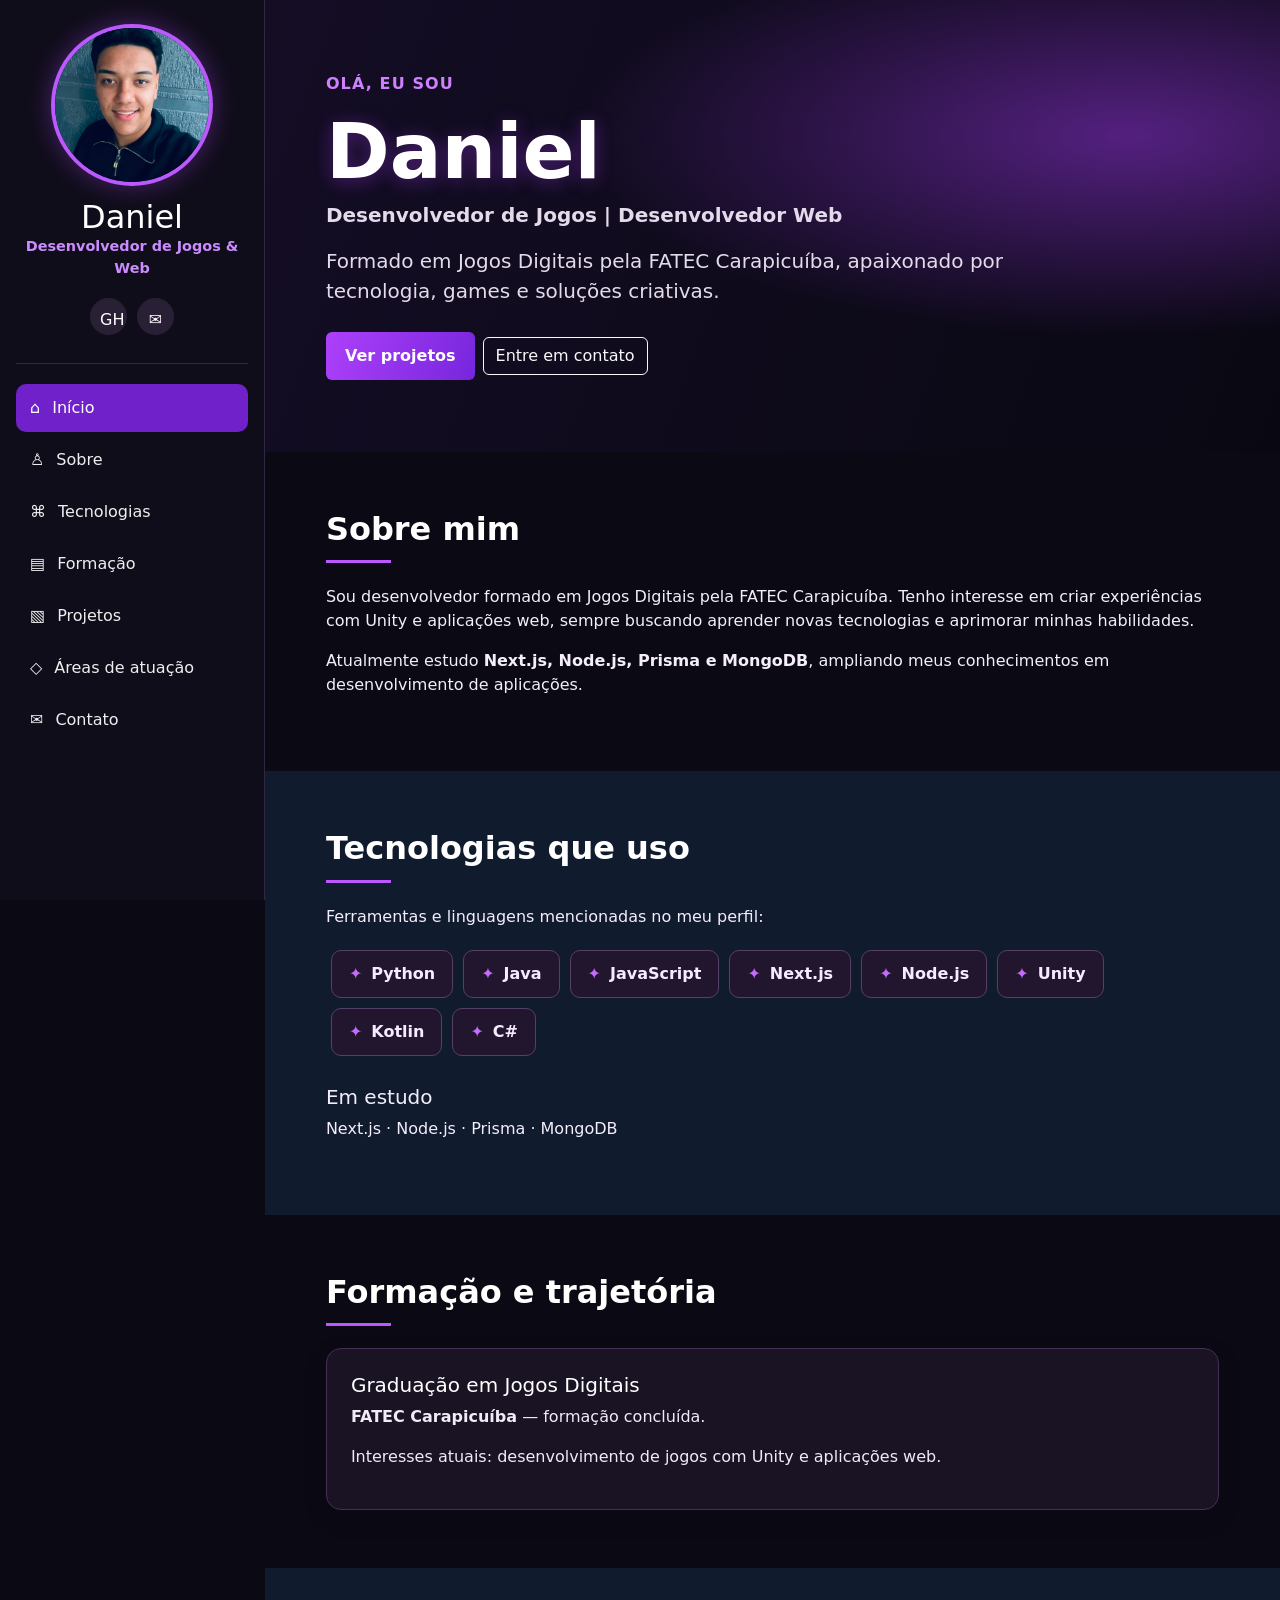
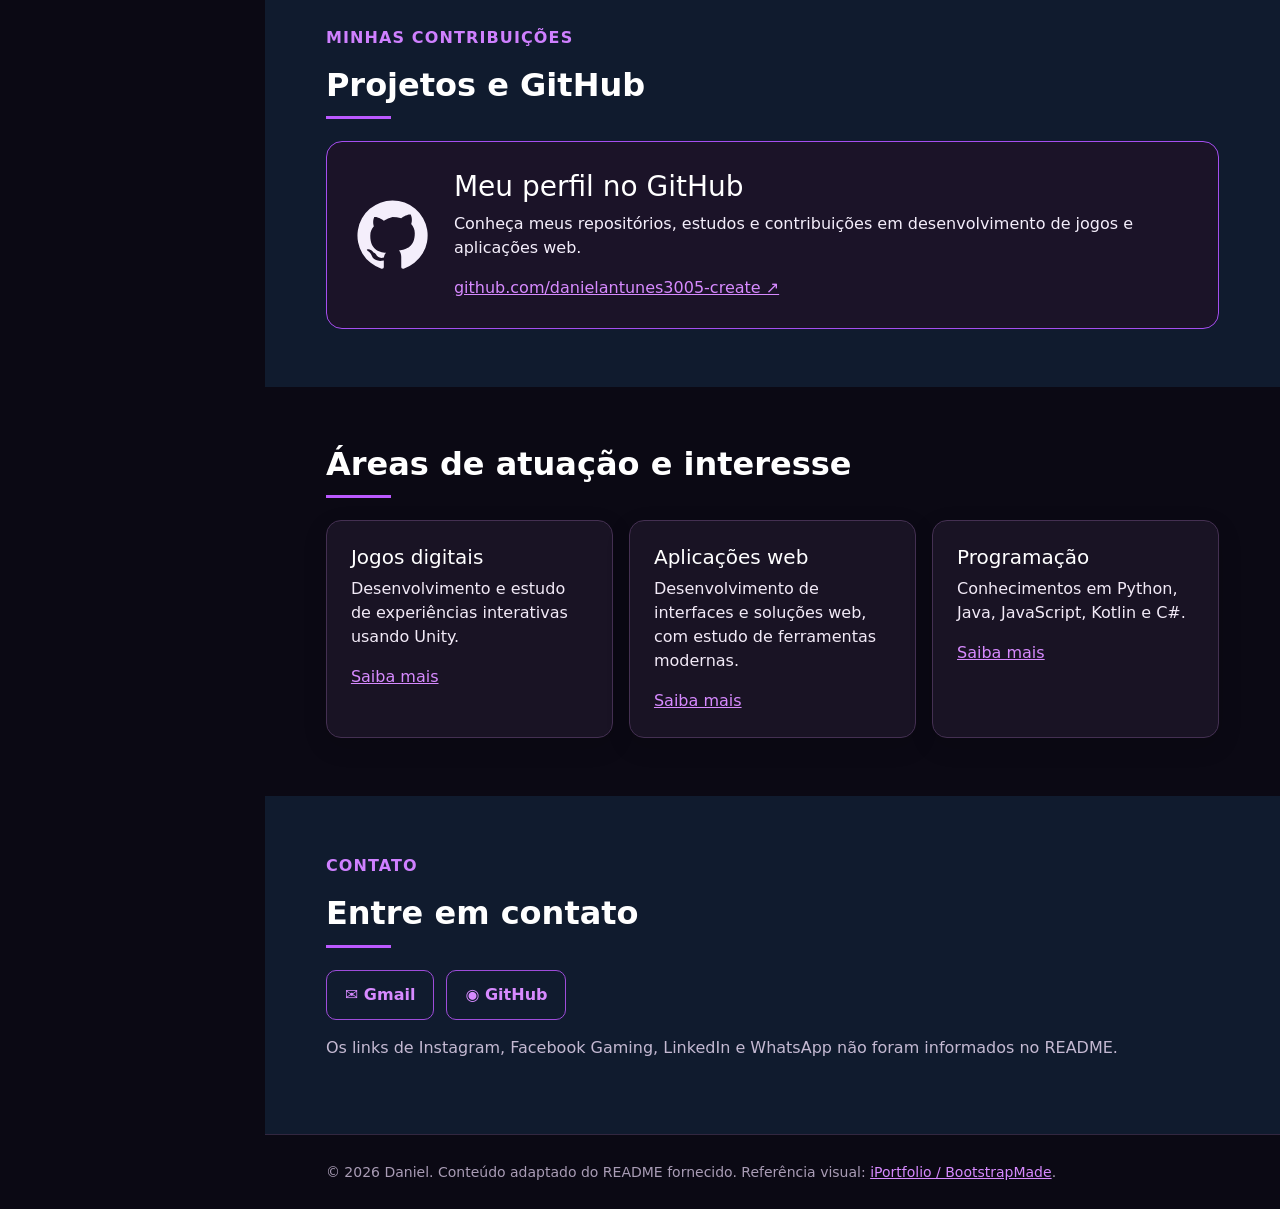
<file: index.html>
<!DOCTYPE html>
<html lang="pt-BR">

<head>
    <meta charset="utf-8" />
    <meta content="width=device-width,initial-scale=1" name="viewport" />
    <meta content="Portfólio de Daniel, formado em Jogos Digitais e interessado em Unity e desenvolvimento web."
        name="description" />
    <title>Início | Daniel</title>
    <link href="https://cdn.jsdelivr.net/npm/bootstrap@5.3.3/dist/css/bootstrap.min.css" rel="stylesheet" />
    <style>
        :root {
            --accent: #21c7a8
        }

        body {
            background: #0b1120;
            color: #dbe5f4;
            font-family: system-ui, sans-serif
        }

        a {
            color: #6ee7d0
        }

        .sidebar {
            background: #111c30;
            position: fixed;
            width: 260px;
            height: 100vh;
            padding: 32px 20px;
            border-right: 1px solid #25334a
        }

        .sidebar a {
            display: block;
            text-decoration: none;
            padding: 10px;
            color: #b8c9df
        }

        .sidebar a:hover {
            color: #21c7a8
        }

        .content {
            margin-left: 260px
        }

        .hero {
            padding: 110px 6%;
            background: linear-gradient(135deg, #10283c, #0b1120)
        }

        section {
            padding: 65px 6%
        }

        h1,
        h2,
        h3,
        h4 {
            color: #fff
        }

        h2 {
            margin-bottom: 25px
        }

        .card {
            background: #152238;
            border: 1px solid #2c3d53;
            color: #dbe5f4;
            height: 100%
        }

        .tag {
            display: inline-block;
            padding: 9px 14px;
            background: #193e47;
            border-radius: 50px;
            margin: 5px;
            color: #a9ffeb
        }

        .btn-accent {
            background: #21c7a8;
            color: #07151d;
            font-weight: 700
        }

        .muted {
            color: #9fb0c7
        }

        .footer {
            padding: 22px 6%;
            border-top: 1px solid #29374d
        }

        .nav-mobile {
            display: none
        }

        @media(max-width:900px) {
            .sidebar {
                position: static;
                width: 100%;
                height: auto
            }

            .sidebar nav {
                display: flex;
                flex-wrap: wrap
            }

            .content {
                margin-left: 0
            }

            .hero {
                padding: 75px 6%
            }
        }
    </style>
    <link href="assets/css/custom.css" rel="stylesheet" />
</head>

<body>
    <aside class="sidebar"><img alt="Foto de perfil de Daniel" class="avatar" src="assets/img/foto-daniel.png" />
        <h3>Daniel</h3>
        <p class="muted">Desenvolvedor de Jogos &amp; Web</p>
        <div class="socials"><a aria-label="GitHub" href="https://github.com/danielantunes3005-create"
                rel="noopener noreferrer" target="_blank">GH</a><a aria-label="E-mail"
                href="mailto:alcantaradesouzae@gmail.com">✉</a></div>
        <nav aria-label="Menu principal"><a class="active" href="index.html#inicio"><span aria-hidden="true">⌂</span>
                Início</a><a class="" href="index.html#sobre"><span aria-hidden="true">♙</span> Sobre</a><a class=""
                href="index.html#habilidades"><span aria-hidden="true">⌘</span> Tecnologias</a><a class=""
                href="index.html#formacao"><span aria-hidden="true">▤</span> Formação</a><a class=""
                href="index.html#portfolio"><span aria-hidden="true">▧</span> Projetos</a><a class=""
                href="index.html#servicos"><span aria-hidden="true">◇</span> Áreas de atuação</a><a class=""
                href="index.html#contato"><span aria-hidden="true">✉</span> Contato</a></nav>
    </aside>
    <main class="content">
        <section class="hero" id="inicio">
            <div>
                <p class="eyebrow">Olá, eu sou</p>
                <h1>Daniel</h1>
                <p class="lead fw-bold">Desenvolvedor de Jogos | Desenvolvedor Web</p>
                <p class="lead">Formado em Jogos Digitais pela FATEC Carapicuíba, apaixonado por tecnologia, games e
                    soluções criativas.</p><a class="btn btn-accent" href="#portfolio">Ver projetos</a><a
                    class="btn btn-outline-light" href="#contato">Entre em contato</a>
            </div>
        </section>
        <section id="sobre">
            <h2>Sobre mim</h2>
            <p>Sou desenvolvedor formado em Jogos Digitais pela FATEC Carapicuíba. Tenho interesse em criar experiências
                com Unity e aplicações web, sempre buscando aprender novas tecnologias e aprimorar minhas habilidades.
            </p>
            <p>Atualmente estudo <strong>Next.js, Node.js, Prisma e MongoDB</strong>, ampliando meus conhecimentos em
                desenvolvimento de aplicações.</p>
        </section>
        <section id="habilidades" style="background:#101b2e">
            <h2>Tecnologias que uso</h2>
            <p>Ferramentas e linguagens mencionadas no meu perfil:</p><span class="tag">Python</span><span
                class="tag">Java</span><span class="tag">JavaScript</span><span class="tag">Next.js</span><span
                class="tag">Node.js</span><span class="tag">Unity</span><span class="tag">Kotlin</span><span
                class="tag">C#</span>
            <h3 class="h5 mt-4">Em estudo</h3>
            <p>Next.js · Node.js · Prisma · MongoDB</p>
        </section>
        <section id="formacao">
            <h2>Formação e trajetória</h2>
            <div class="card p-4">
                <h3 class="h5">Graduação em Jogos Digitais</h3>
                <p><strong>FATEC Carapicuíba</strong> — formação concluída.</p>
                <p>Interesses atuais: desenvolvimento de jogos com Unity e aplicações web.</p>
            </div>
        </section>
        <section id="portfolio" style="background:#101b2e">
            <p class="eyebrow">Minhas contribuições</p>
            <h2>Projetos e GitHub</h2>
            <div class="github-feature"><svg aria-hidden="true" fill="currentColor" height="75" viewbox="0 0 24 24"
                    width="75">
                    <path
                        d="M12 .8a11.2 11.2 0 0 0-3.54 21.83c.56.1.76-.24.76-.54v-2.1c-3.1.67-3.76-1.32-3.76-1.32-.5-1.27-1.24-1.6-1.24-1.6-1.02-.7.08-.69.08-.69 1.13.08 1.73 1.16 1.73 1.16 1 .1.77 2.1 3.22 1.52.1-.73.4-1.23.71-1.51-2.47-.28-5.07-1.23-5.07-5.5 0-1.21.43-2.2 1.15-2.98-.11-.28-.5-1.42.11-2.95 0 0 .94-.3 3.08 1.14A10.8 10.8 0 0 1 12 6.1c.95 0 1.9.13 2.79.38 2.14-1.45 3.07-1.14 3.07-1.14.62 1.53.23 2.67.12 2.95.72.78 1.15 1.77 1.15 2.98 0 4.28-2.6 5.21-5.08 5.49.4.35.75 1.04.75 2.1v3.23c0 .3.2.65.77.54A11.2 11.2 0 0 0 12 .8z">
                    </path>
                </svg>
                <div>
                    <h3>Meu perfil no GitHub</h3>
                    <p>Conheça meus repositórios, estudos e contribuições em desenvolvimento de jogos e aplicações web.
                    </p><a href="https://github.com/danielantunes3005-create" rel="noopener noreferrer"
                        target="_blank">github.com/danielantunes3005-create ↗</a>
                </div>
            </div>
        </section>
        <section id="servicos">
            <h2>Áreas de atuação e interesse</h2>
            <div class="row g-3">
                <div class="col-md-6 col-xl-4">
                    <div class="card p-4">
                        <h3 class="h5">Jogos digitais</h3>
                        <p>Desenvolvimento e estudo de experiências interativas usando Unity.</p><a
                            href="service-details.html">Saiba mais</a>
                    </div>
                </div>
                <div class="col-md-6 col-xl-4">
                    <div class="card p-4">
                        <h3 class="h5">Aplicações web</h3>
                        <p>Desenvolvimento de interfaces e soluções web, com estudo de ferramentas modernas.</p><a
                            href="service-details.html">Saiba mais</a>
                    </div>
                </div>
                <div class="col-md-6 col-xl-4">
                    <div class="card p-4">
                        <h3 class="h5">Programação</h3>
                        <p>Conhecimentos em Python, Java, JavaScript, Kotlin e C#.</p><a
                            href="service-details.html">Saiba mais</a>
                    </div>
                </div>
            </div>
        </section>
        <section id="contato" style="background:#101b2e">
            <p class="eyebrow">Contato</p>
            <h2>Entre em contato</h2>
            <div class="contact-links"><a href="mailto:alcantaradesouzae@gmail.com">✉ Gmail</a><a
                    href="https://github.com/danielantunes3005-create" rel="noopener noreferrer" target="_blank">◉
                    GitHub</a></div>
            <p class="muted mt-3">Os links de Instagram, Facebook Gaming, LinkedIn e WhatsApp não foram informados no
                README.</p>
        </section>
        <footer class="footer"><small>© 2026 Daniel. Conteúdo adaptado do README fornecido. Referência visual: <a
                    href="https://bootstrapmade.com/iportfolio-bootstrap-portfolio-websites-template/">iPortfolio /
                    BootstrapMade</a>.</small></footer>
    </main>
</body>

</html>
</file>
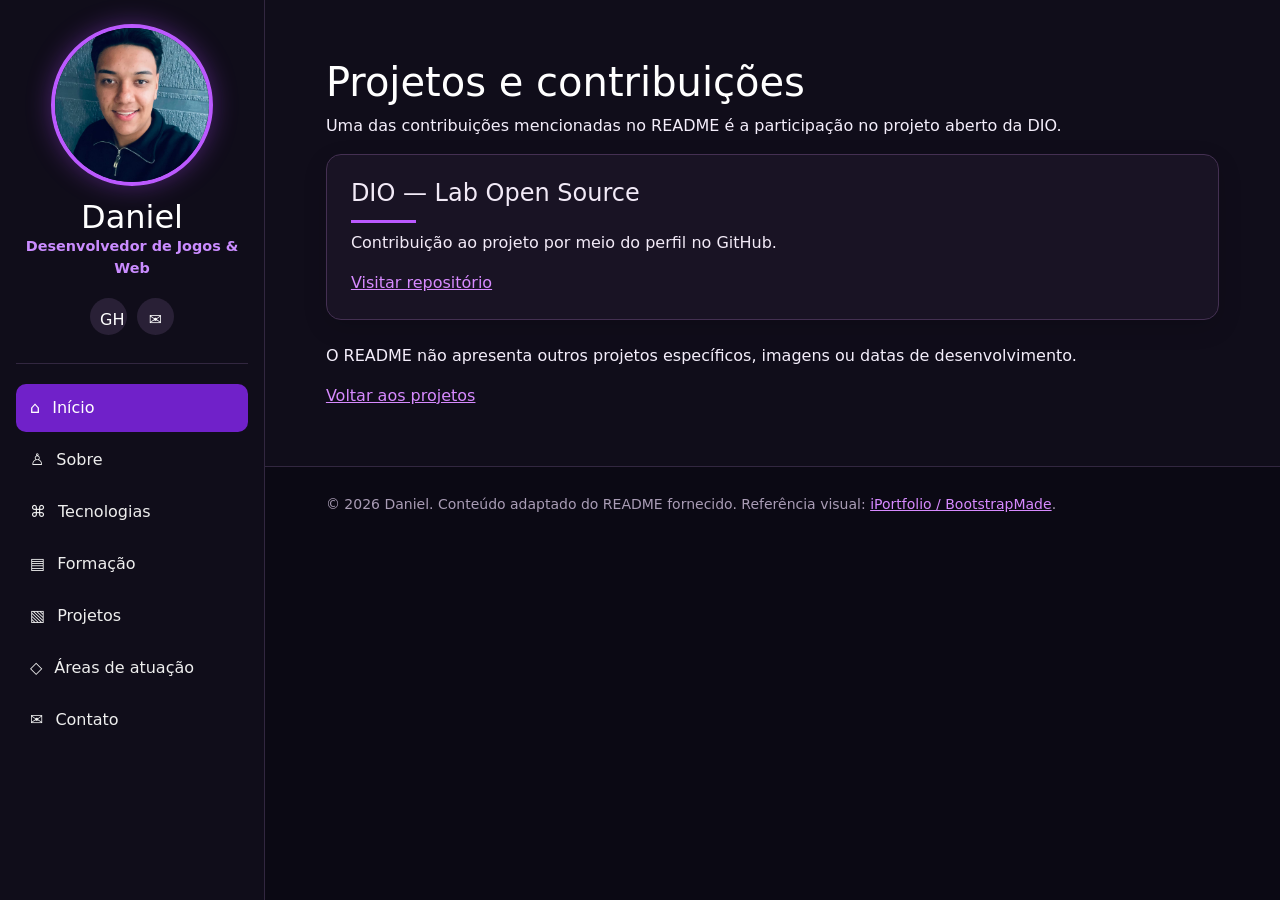
<file: portfolio-details.html>
<!DOCTYPE html>
<html lang="pt-BR"><head><meta charset="utf-8"/><meta content="width=device-width,initial-scale=1" name="viewport"/><meta content="Portfólio de Daniel, formado em Jogos Digitais e interessado em Unity e desenvolvimento web." name="description"/><title>Contribuições | Daniel</title><link href="https://cdn.jsdelivr.net/npm/bootstrap@5.3.3/dist/css/bootstrap.min.css" rel="stylesheet"/><style>:root{--accent:#21c7a8}body{background:#0b1120;color:#dbe5f4;font-family:system-ui,sans-serif}a{color:#6ee7d0}.sidebar{background:#111c30;position:fixed;width:260px;height:100vh;padding:32px 20px;border-right:1px solid #25334a}.sidebar a{display:block;text-decoration:none;padding:10px;color:#b8c9df}.sidebar a:hover{color:#21c7a8}.content{margin-left:260px}.hero{padding:110px 6%;background:linear-gradient(135deg,#10283c,#0b1120)}section{padding:65px 6%}h1,h2,h3,h4{color:#fff}h2{margin-bottom:25px}.card{background:#152238;border:1px solid #2c3d53;color:#dbe5f4;height:100%}.tag{display:inline-block;padding:9px 14px;background:#193e47;border-radius:50px;margin:5px;color:#a9ffeb}.btn-accent{background:#21c7a8;color:#07151d;font-weight:700}.muted{color:#9fb0c7}.footer{padding:22px 6%;border-top:1px solid #29374d}.nav-mobile{display:none}@media(max-width:900px){.sidebar{position:static;width:100%;height:auto}.sidebar nav{display:flex;flex-wrap:wrap}.content{margin-left:0}.hero{padding:75px 6%}}</style><link href="assets/css/custom.css" rel="stylesheet"/></head><body><aside class="sidebar"><img alt="Foto de perfil de Daniel" class="avatar" src="assets/img/foto-daniel.png"/><h3>Daniel</h3><p class="muted">Desenvolvedor de Jogos &amp; Web</p><div class="socials"><a aria-label="GitHub" href="https://github.com/danielantunes3005-create" rel="noopener noreferrer" target="_blank">GH</a><a aria-label="E-mail" href="mailto:alcantaradesouzae@gmail.com">✉</a></div><nav aria-label="Menu principal"><a class="active" href="index.html#inicio"><span aria-hidden="true">⌂</span> Início</a><a class="" href="index.html#sobre"><span aria-hidden="true">♙</span> Sobre</a><a class="" href="index.html#habilidades"><span aria-hidden="true">⌘</span> Tecnologias</a><a class="" href="index.html#formacao"><span aria-hidden="true">▤</span> Formação</a><a class="" href="index.html#portfolio"><span aria-hidden="true">▧</span> Projetos</a><a class="" href="index.html#servicos"><span aria-hidden="true">◇</span> Áreas de atuação</a><a class="" href="index.html#contato"><span aria-hidden="true">✉</span> Contato</a></nav></aside><main class="content"><section><h1>Projetos e contribuições</h1><p>Uma das contribuições mencionadas no README é a participação no projeto aberto da DIO.</p><div class="card p-4"><h2 class="h4">DIO — Lab Open Source</h2><p>Contribuição ao projeto por meio do perfil no GitHub.</p><a href="https://github.com/danielantunes3005-create" rel="noopener noreferrer" target="_blank">Visitar repositório</a></div><p class="mt-4">O README não apresenta outros projetos específicos, imagens ou datas de desenvolvimento.</p><a href="index.html#portfolio">Voltar aos projetos</a></section><footer class="footer"><small>© 2026 Daniel. Conteúdo adaptado do README fornecido. Referência visual: <a href="https://bootstrapmade.com/iportfolio-bootstrap-portfolio-websites-template/">iPortfolio / BootstrapMade</a>.</small></footer></main></body></html>
</file>
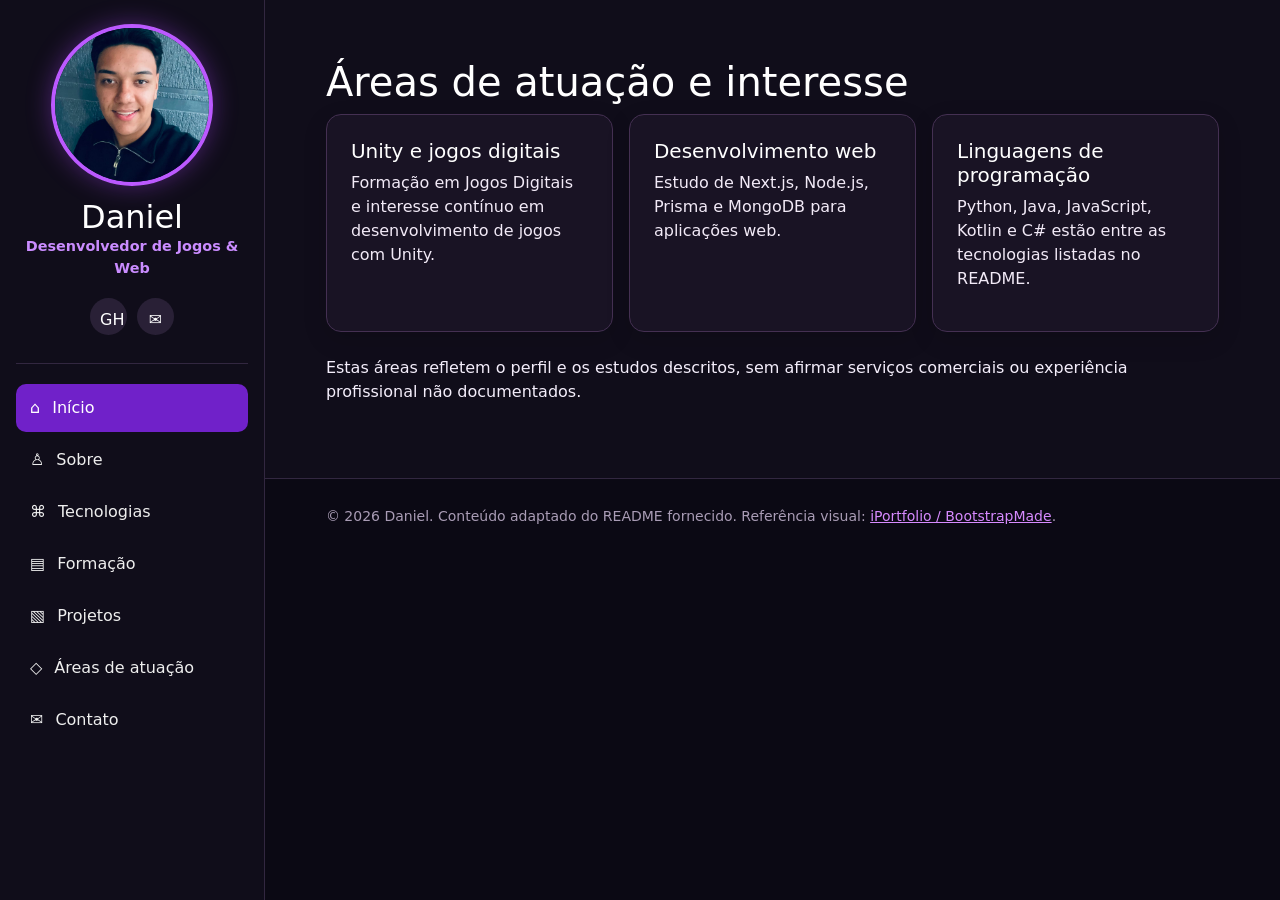
<file: service-details.html>
<!DOCTYPE html>
<html lang="pt-BR"><head><meta charset="utf-8"/><meta content="width=device-width,initial-scale=1" name="viewport"/><meta content="Portfólio de Daniel, formado em Jogos Digitais e interessado em Unity e desenvolvimento web." name="description"/><title>Áreas de atuação | Daniel</title><link href="https://cdn.jsdelivr.net/npm/bootstrap@5.3.3/dist/css/bootstrap.min.css" rel="stylesheet"/><style>:root{--accent:#21c7a8}body{background:#0b1120;color:#dbe5f4;font-family:system-ui,sans-serif}a{color:#6ee7d0}.sidebar{background:#111c30;position:fixed;width:260px;height:100vh;padding:32px 20px;border-right:1px solid #25334a}.sidebar a{display:block;text-decoration:none;padding:10px;color:#b8c9df}.sidebar a:hover{color:#21c7a8}.content{margin-left:260px}.hero{padding:110px 6%;background:linear-gradient(135deg,#10283c,#0b1120)}section{padding:65px 6%}h1,h2,h3,h4{color:#fff}h2{margin-bottom:25px}.card{background:#152238;border:1px solid #2c3d53;color:#dbe5f4;height:100%}.tag{display:inline-block;padding:9px 14px;background:#193e47;border-radius:50px;margin:5px;color:#a9ffeb}.btn-accent{background:#21c7a8;color:#07151d;font-weight:700}.muted{color:#9fb0c7}.footer{padding:22px 6%;border-top:1px solid #29374d}.nav-mobile{display:none}@media(max-width:900px){.sidebar{position:static;width:100%;height:auto}.sidebar nav{display:flex;flex-wrap:wrap}.content{margin-left:0}.hero{padding:75px 6%}}</style><link href="assets/css/custom.css" rel="stylesheet"/></head><body><aside class="sidebar"><img alt="Foto de perfil de Daniel" class="avatar" src="assets/img/foto-daniel.png"/><h3>Daniel</h3><p class="muted">Desenvolvedor de Jogos &amp; Web</p><div class="socials"><a aria-label="GitHub" href="https://github.com/danielantunes3005-create" rel="noopener noreferrer" target="_blank">GH</a><a aria-label="E-mail" href="mailto:alcantaradesouzae@gmail.com">✉</a></div><nav aria-label="Menu principal"><a class="active" href="index.html#inicio"><span aria-hidden="true">⌂</span> Início</a><a class="" href="index.html#sobre"><span aria-hidden="true">♙</span> Sobre</a><a class="" href="index.html#habilidades"><span aria-hidden="true">⌘</span> Tecnologias</a><a class="" href="index.html#formacao"><span aria-hidden="true">▤</span> Formação</a><a class="" href="index.html#portfolio"><span aria-hidden="true">▧</span> Projetos</a><a class="" href="index.html#servicos"><span aria-hidden="true">◇</span> Áreas de atuação</a><a class="" href="index.html#contato"><span aria-hidden="true">✉</span> Contato</a></nav></aside><main class="content"><section><h1>Áreas de atuação e interesse</h1><div class="row g-3"><div class="col-md-6 col-xl-4"><div class="card p-4"><h3 class="h5">Unity e jogos digitais</h3><p>Formação em Jogos Digitais e interesse contínuo em desenvolvimento de jogos com Unity.</p></div></div><div class="col-md-6 col-xl-4"><div class="card p-4"><h3 class="h5">Desenvolvimento web</h3><p>Estudo de Next.js, Node.js, Prisma e MongoDB para aplicações web.</p></div></div><div class="col-md-6 col-xl-4"><div class="card p-4"><h3 class="h5">Linguagens de programação</h3><p>Python, Java, JavaScript, Kotlin e C# estão entre as tecnologias listadas no README.</p></div></div></div><p class="mt-4">Estas áreas refletem o perfil e os estudos descritos, sem afirmar serviços comerciais ou experiência profissional não documentados.</p></section><footer class="footer"><small>© 2026 Daniel. Conteúdo adaptado do README fornecido. Referência visual: <a href="https://bootstrapmade.com/iportfolio-bootstrap-portfolio-websites-template/">iPortfolio / BootstrapMade</a>.</small></footer></main></body></html>
</file>
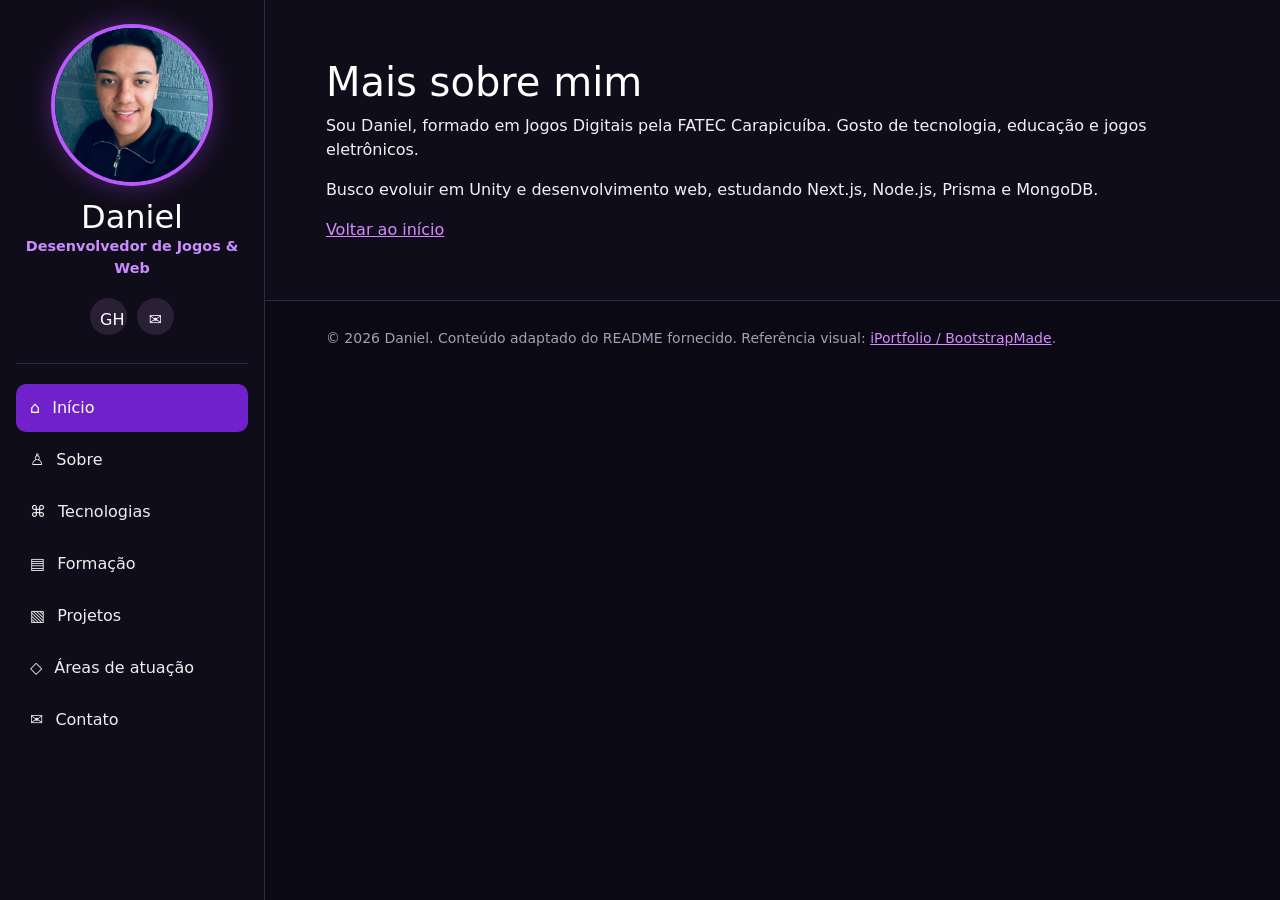
<file: starter-page.html>
<!DOCTYPE html>
<html lang="pt-BR"><head><meta charset="utf-8"/><meta content="width=device-width,initial-scale=1" name="viewport"/><meta content="Portfólio de Daniel, formado em Jogos Digitais e interessado em Unity e desenvolvimento web." name="description"/><title>Mais sobre mim | Daniel</title><link href="https://cdn.jsdelivr.net/npm/bootstrap@5.3.3/dist/css/bootstrap.min.css" rel="stylesheet"/><style>:root{--accent:#21c7a8}body{background:#0b1120;color:#dbe5f4;font-family:system-ui,sans-serif}a{color:#6ee7d0}.sidebar{background:#111c30;position:fixed;width:260px;height:100vh;padding:32px 20px;border-right:1px solid #25334a}.sidebar a{display:block;text-decoration:none;padding:10px;color:#b8c9df}.sidebar a:hover{color:#21c7a8}.content{margin-left:260px}.hero{padding:110px 6%;background:linear-gradient(135deg,#10283c,#0b1120)}section{padding:65px 6%}h1,h2,h3,h4{color:#fff}h2{margin-bottom:25px}.card{background:#152238;border:1px solid #2c3d53;color:#dbe5f4;height:100%}.tag{display:inline-block;padding:9px 14px;background:#193e47;border-radius:50px;margin:5px;color:#a9ffeb}.btn-accent{background:#21c7a8;color:#07151d;font-weight:700}.muted{color:#9fb0c7}.footer{padding:22px 6%;border-top:1px solid #29374d}.nav-mobile{display:none}@media(max-width:900px){.sidebar{position:static;width:100%;height:auto}.sidebar nav{display:flex;flex-wrap:wrap}.content{margin-left:0}.hero{padding:75px 6%}}</style><link href="assets/css/custom.css" rel="stylesheet"/></head><body><aside class="sidebar"><img alt="Foto de perfil de Daniel" class="avatar" src="assets/img/foto-daniel.png"/><h3>Daniel</h3><p class="muted">Desenvolvedor de Jogos &amp; Web</p><div class="socials"><a aria-label="GitHub" href="https://github.com/danielantunes3005-create" rel="noopener noreferrer" target="_blank">GH</a><a aria-label="E-mail" href="mailto:alcantaradesouzae@gmail.com">✉</a></div><nav aria-label="Menu principal"><a class="active" href="index.html#inicio"><span aria-hidden="true">⌂</span> Início</a><a class="" href="index.html#sobre"><span aria-hidden="true">♙</span> Sobre</a><a class="" href="index.html#habilidades"><span aria-hidden="true">⌘</span> Tecnologias</a><a class="" href="index.html#formacao"><span aria-hidden="true">▤</span> Formação</a><a class="" href="index.html#portfolio"><span aria-hidden="true">▧</span> Projetos</a><a class="" href="index.html#servicos"><span aria-hidden="true">◇</span> Áreas de atuação</a><a class="" href="index.html#contato"><span aria-hidden="true">✉</span> Contato</a></nav></aside><main class="content"><section><h1>Mais sobre mim</h1><p>Sou Daniel, formado em Jogos Digitais pela FATEC Carapicuíba. Gosto de tecnologia, educação e jogos eletrônicos.</p><p>Busco evoluir em Unity e desenvolvimento web, estudando Next.js, Node.js, Prisma e MongoDB.</p><a href="index.html">Voltar ao início</a></section><footer class="footer"><small>© 2026 Daniel. Conteúdo adaptado do README fornecido. Referência visual: <a href="https://bootstrapmade.com/iportfolio-bootstrap-portfolio-websites-template/">iPortfolio / BootstrapMade</a>.</small></footer></main></body></html>
</file>
<file: assets/css/custom.css>
:root{--accent:#bb59ff;--bg:#0b0914;--panel:#141020;--line:#322740;--muted:#c4b9d2}*{box-sizing:border-box}html{scroll-behavior:smooth}body{background:var(--bg);color:#f4eefb;font-family:system-ui,-apple-system,Segoe UI,sans-serif;margin:0}a{color:#d78aff}a:hover{color:white}.sidebar{background:#100d1a;position:fixed;inset:0 auto 0 0;width:265px;overflow-y:auto;padding:24px 16px;border-right:1px solid var(--line);z-index:10;text-align:center}.avatar{width:162px;height:162px;border-radius:50%;object-fit:cover;object-position:center 30%;border:4px solid var(--accent);box-shadow:0 0 24px #a344ed66;display:block;margin:0 auto 12px}.sidebar h3{font-size:2rem;margin:0;color:#fff}.sidebar .muted{color:#ca8cff;font-weight:600;font-size:.9rem}.sidebar nav{text-align:left;margin-top:28px;border-top:1px solid var(--line);padding-top:20px}.sidebar nav a{display:flex;align-items:center;gap:12px;padding:12px 14px;margin-bottom:4px;border-radius:10px;color:#eee;text-decoration:none;transition:.2s}.sidebar nav a:hover,.sidebar nav a.active{background:#7021c9;color:#fff}.socials{display:flex;justify-content:center;gap:10px;margin-top:18px}.socials a{width:37px;height:37px;border-radius:50%;background:#292036;display:grid;place-items:center;color:#fff;text-decoration:none}.content{margin-left:265px}.hero{min-height:390px;display:flex;align-items:center;background:radial-gradient(ellipse at 85% 30%,#542080 0,transparent 45%),linear-gradient(110deg,#140d25,#090812);padding:72px 6%}.hero h1{font-size:clamp(3rem,6vw,5.4rem);font-weight:800;line-height:1.04;text-shadow:0 3px 18px #9b37e766}.eyebrow{color:#cf80ff;font-weight:800;letter-spacing:.07em;text-transform:uppercase}.hero .lead{max-width:720px;color:#e4dbea}.hero .btn{margin:10px 8px 0 0}.btn-accent{background:linear-gradient(110deg,#ae40fa,#7626dd);border:0;color:white;font-weight:700;padding:12px 19px}.btn-accent:hover{background:#c266ff;color:white}section{padding:58px 6%;scroll-margin-top:25px}section:nth-of-type(odd):not(.hero){background:#100d1a}h1,h2,h3,h4{color:white}h2{font-weight:800;margin:0 0 22px}h2:after{content:'';display:block;width:65px;height:3px;background:var(--accent);margin-top:12px}.muted{color:var(--muted)}.card{background:#191324;border:1px solid #443052;border-radius:15px;color:#f2eaf7;height:100%;box-shadow:0 8px 24px #0002}.card h3{color:white}.tag{display:inline-flex;padding:11px 17px;background:#22162f;border:1px solid #564066;border-radius:10px;margin:5px;color:#f5eaff;font-weight:600}.tag:before{content:'✦';color:#c66bff;margin-right:9px}.footer{padding:25px 6%;border-top:1px solid var(--line);color:#a99cb5}.github-feature{border:1px solid #a54ef0;padding:28px;border-radius:16px;background:#1b1328;display:flex;gap:24px;align-items:center}.github-feature svg{flex-shrink:0}.contact-links{display:flex;flex-wrap:wrap;gap:12px}.contact-links a{border:1px solid #9e4cda;border-radius:10px;padding:12px 18px;text-decoration:none;font-weight:700}.contact-links a:hover{background:#6621a3}@media(max-width:900px){.sidebar{position:relative;width:100%;height:auto;padding:20px}.avatar{width:115px;height:115px}.sidebar nav{display:flex;flex-wrap:wrap;justify-content:center;gap:5px}.sidebar nav a{font-size:.9rem;padding:8px}.content{margin-left:0}.hero{min-height:310px;padding:55px 6%}}@media(max-width:500px){.github-feature{flex-direction:column;align-items:flex-start}.hero h1{font-size:3rem}}
</file>
